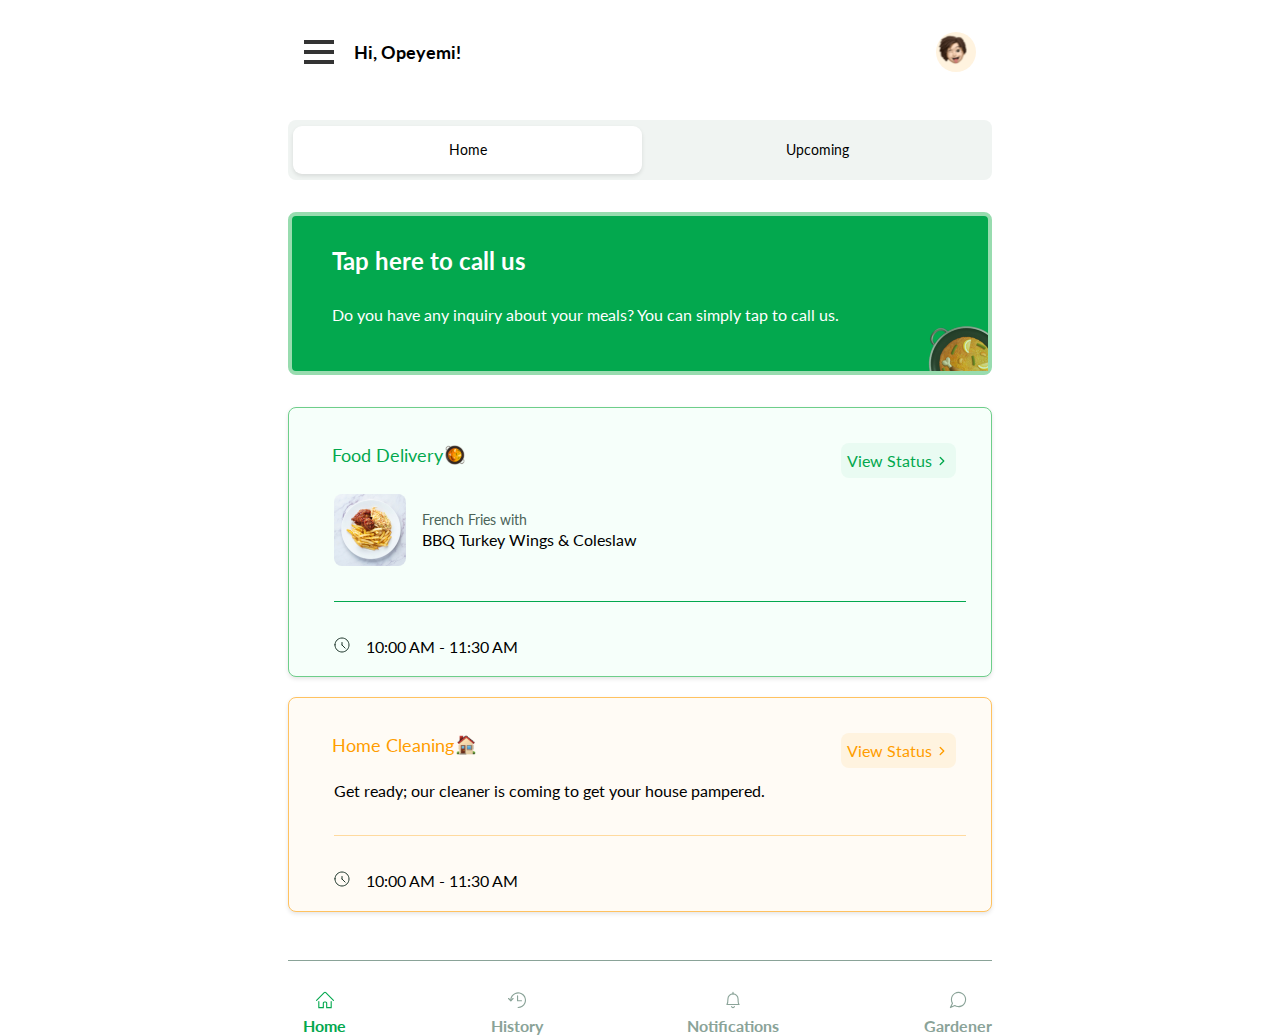
<file: home.html>
<!DOCTYPE html>
<html lang="en">
  <head>
    <meta charset="UTF-8" />
    <meta http-equiv="X-UA-Compatible" content="IE=edge" />
    <meta name="viewport" content="width=device-width, initial-scale=1.0" />
    <link rel="stylesheet" href="./css/home.css" />
    <link rel="stylesheet" href="./css/modal.css" />
    <link rel="stylesheet" href="./css/responsiveness.css" />
    <link rel="preconnect" href="https://fonts.googleapis.com" />
    <link rel="preconnect" href="https://fonts.gstatic.com" crossorigin />
    <link
      href="https://fonts.googleapis.com/css2?family=Lato:ital,wght@0,100;0,300;0,400;0,700;0,900;1,400&display=swap"
      rel="stylesheet"
    />
    <script src="./js/home.js" defer></script>
    <title>Home</title>
  </head>
  <body class="home-container">
    <header class="mobile-header">
      <div class="left-content">
        <button class="menu-toggle" aria-label="Toggle Menu">
          <span></span>
          <span></span>
          <span></span>
        </button>

        <h2>Hi, Opeyemi!</h2>
      </div>
      <div class="picture right-content">
        <img
          src="./assets/profilepicture.svg  "
          alt="DP"
          class="profilepicture"
        />
      </div>
    </header>

    <div class="heading">
      <p class="active">Home</p>
      <p>Upcoming</p>
    </div>

    <div class="inquiry">
      <h2>Tap here to call us</h2>
      <p>
        Do you have any inquiry about your meals? You can simply tap to call us.
      </p>
      <div class="image">
        <img src="./assets/inquiry.svg" alt="food" />
      </div>
    </div>

    <div class="card-list">
      <section class="cards coloured_1">
        <div class="card-details">
          <div class="card-descr">
            <span class="descr-span" style="color: #03a84e">Food Delivery</span>
            <img src="./assets/food.svg" alt="food" />
          </div>
          <div
            class="card-descr descr-p1 sizing-card-descr"
            id="getFoodDetails"
            style="background: #e9fbf2; padding: 6px; border-radius: 8px"
          >
            <div>View Status</div>
            <svg
              class="svg"
              width="16"
              height="16"
              viewBox="0 0 16 16"
              fill="none"
              xmlns="http://www.w3.org/2000/svg"
            >
              <path
                d="M6.22217 11.5555L9.77772 7.99999L6.22217 4.44443"
                stroke="#03A84E"
                stroke-width="1.33333"
                stroke-linecap="round"
                stroke-linejoin="round"
              />
            </svg>
          </div>
        </div>
        <div class="food-item time">
          <img src="./assets/BBQ(Plate).png" alt="order" class="food-image" />
          <div class="food-info">
            <h2>French Fries with</h2>
            <p>BBQ Turkey Wings & Coleslaw</p>
          </div>
        </div>

        <div class="line2"></div>
        <div class="time">
          <img src="./assets/clock.svg" alt="time" />
          <p class="time-time">10:00 AM - 11:30 AM</p>
        </div>
      </section>
      <section class="cards coloured_2">
        <div class="card-details">
          <div class="card-descr">
            <span class="descr-span" style="color: #ff9d00">Home Cleaning</span>
            <img src="./assets/cleaning.svg" alt="food" />
          </div>
          <div
            class="card-descr descr-p2 sizing-card-descr"
            id="getCleaningDetails"
            style="background: #fff3df; padding: 6px; border-radius: 8px"
          >
            <span>View Status </span>
            <svg
              class="svg"
              width="16"
              height="16"
              viewBox="0 0 16 16"
              fill="none"
              xmlns="http://www.w3.org/2000/svg"
            >
              <path
                d="M6.22217 11.5555L9.77772 7.99999L6.22217 4.44443"
                stroke="#FF9D00"
                stroke-width="1.33333"
                stroke-linecap="round"
                stroke-linejoin="round"
              />
            </svg>
          </div>
        </div>
        <p class="time cleaning-details-time">
          Get ready; our cleaner is coming to get your house pampered.
        </p>
        <div class="line"></div>
        <div class="time">
          <img src="./assets/clock.svg" alt="time" />
          <p class="time-time">10:00 AM - 11:30 AM</p>
        </div>
      </section>
    </div>

    <div id="orderModal" class="modal">
      <div class="modal-content">
        <p class="modal-date">Mon, 08 Sep 2021</p>
        <span class="close-btn" id="closeOrderBtn" onclick="closeModal()"
          >&times;</span
        >
        <div class="food-item">
          <img src="./assets/food.svg" alt="order" class="order-img" />
          <div class="food-info order-info">
            <h2>Order Status</h2>
            <h3>Order has arrived</h3>
          </div>
        </div>
        <div class="address-details food-info">
          <h2 style="margin-bottom: 0.4rem">Delivery Address</h2>
          <p>No 6B, Radiators Spring, Lightning Estate, Lagos, Nigeria.</p>
        </div>

        <div>
          <ul class="orderProgress">
            <li class="orderProgress-item current">
              <section class="order-item">
                <div class="order-details">
                  <h3>Order has arrived</h3>
                  <p>10:56 AM</p>
                </div>
                <p>Your order has arrived at your location. Pick it up!</p>
              </section>
            </li>
            <li class="orderProgress-item is-done">
              <section class="order-item">
                <div class="order-details">
                  <h3>Order on the way</h3>
                  <p>9:14 AM</p>
                </div>
                <p>Your order has been dispatched and is on the way to you.</p>
              </section>
            </li>
          </ul>
        </div>
      </div>
    </div>

    <div id="cleaningModal" class="modal">
      <div class="modal-content">
        <p class="modal-date">Mon, 08 Sep 2021</p>
        <span class="close-btn" id="closeCleaningBtn">&times;</span>
        <div class="food-item">
          <img src="./assets/cleaning.svg" alt="order" class="order-img" />
          <div class="food-info order-info">
            <h2>Order Status</h2>
            <h3>Cleaning completed</h3>
          </div>
        </div>
        <div class="address-details food-info" style="margin-bottom: 0">
          <h2 style="margin-bottom: 0.4rem">Cleaning Address</h2>
          <p>No 6B, Radiators Spring, Lightning Estate, Lagos, Nigeria.</p>
        </div>
        <div class="address-details food-info" style="margin-top: 0">
          <h2 style="margin-bottom: 0.4rem">Cleaner</h2>
          <p>Kelechi Oguike</p>
        </div>

        <div>
          <ul class="orderProgress">
            <li class="orderProgress-item done">
              <section class="order-item sizing-order-item">
                <div class="order-details">
                  <h3>Cleaning completed</h3>
                  <p>4:01 PM</p>
                </div>
                <p>Give feedback.</p>
              </section>
            </li>
            <li class="orderProgress-item done">
              <section class="order-item sizing-order-item">
                <div class="order-details">
                  <h3>Cleaning started</h3>
                  <p>2:35 PM</p>
                </div>
                <p>Your cleaner has started cleaning.</p>
              </section>
            </li>
            <li class="orderProgress-item done">
              <section class="order-item sizing-order-item">
                <div class="order-details">
                  <h3>Cleaner has arrived</h3>
                  <p>2:26 PM</p>
                </div>
                <p>Your cleaner has arrived at your location.</p>
              </section>
            </li>
            <li class="orderProgress-item done">
              <section class="order-item sizing-order-item">
                <div class="order-details">
                  <h3>Cleaner en route</h3>
                  <p>12:22 PM</p>
                </div>
                <p>Your cleaner is on the way to your location!</p>
              </section>
            </li>
          </ul>
        </div>
      </div>
    </div>

    <div class="line3"></div>

    <div class="footer-container">
      <div class="footer-icon_container">
        <ul>
          <li>
            <a href="home.html">
              <div class="footer-icon">
                <img src="./assets/Home.svg" alt="Home" />
              </div>
              <h6 style="color: #03a84e">Home</h6>
            </a>
          </li>
        </ul>
        <ul>
          <li>
            <a href="#">
              <div class="footer-icon">
                <img src="./assets/History.svg" alt="History" />
              </div>
              <h6>History</h6>
            </a>
          </li>
        </ul>
        <ul>
          <li>
            <a href="#">
              <div class="footer-icon">
                <img src="./assets/Notification.svg" alt="Notification Bell" />
              </div>
              <h6>Notifications</h6>
            </a>
          </li>
        </ul>
        <ul>
          <li>
            <a href="#">
              <div class="footer-icon">
                <img src="./assets/Chat.svg" alt="Chat" />
              </div>
              <h6>Gardener</h6>
            </a>
          </li>
        </ul>
      </div>
    </div>
  </body>
</html>
</file>
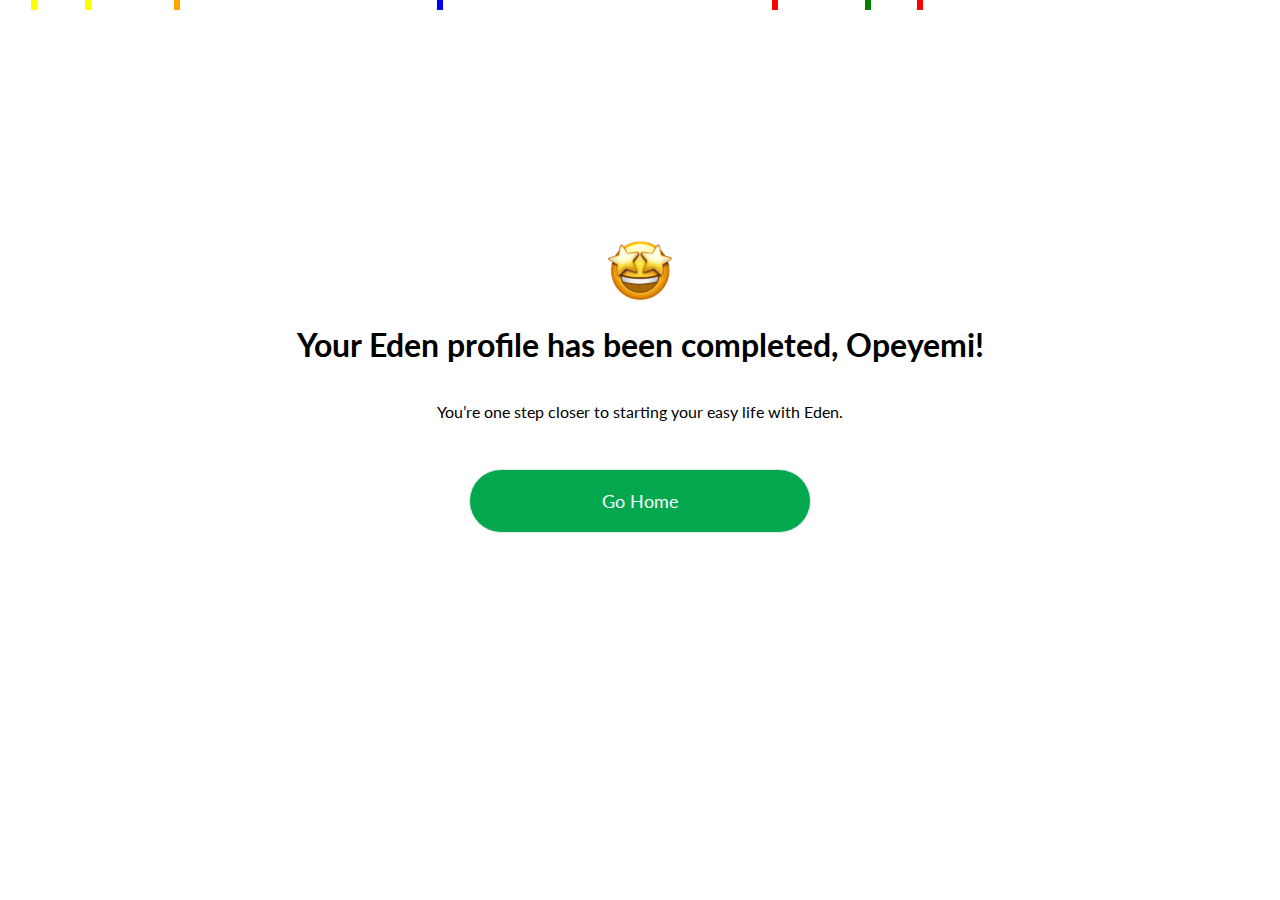
<file: profileDetails.html>
<!DOCTYPE html>
<html lang="en">
<head>
    <meta charset="UTF-8">
    <meta http-equiv="X-UA-Compatible" content="IE=edge">
    <meta name="viewport" content="width=device-width, initial-scale=1.0">
    <link rel="stylesheet" href="./css/profile.css">
    <link rel="stylesheet" href="./css/responsiveness.css">
    <link rel="preconnect" href="https://fonts.googleapis.com" />
    <link rel="preconnect" href="https://fonts.gstatic.com" crossorigin />
    <link
      href="https://fonts.googleapis.com/css2?family=Lato:ital,wght@0,100;0,300;0,400;0,700;0,900;1,400&display=swap"
      rel="stylesheet"
    />
    <script src="./js/profileDetails.js" defer></script>
    <title>Profile Details</title>
</head>
<body>
    <div class="confetti-container">
      </div>
   <div class="profile-container">
    <img src="./assets/emoji.svg" alt="congrats">
    <h1>Your Eden profile has been completed, Opeyemi!</h1>
    <p>You’re one step closer to starting your easy life with Eden.</p>
    <a href="./home.html" class="profile-container-btn">Go Home</a>
   </div>
</body>
</html>
</file>
<file: css/home.css>
* {
  margin: 0;
  padding: 0;
  box-sizing: border-box;
}

body {
  font-family: "Lato", sans-serif;
}

html {
  scroll-behavior: smooth;
}

.home-container {
  background-color: white;
  margin: 1rem 7rem 0 7rem;
  display: flex;
  flex-direction: column;
  justify-content: center;
}

.picture {
  display: flex;
  align-items: center;
  justify-content: center;
  width: 40px;
  height: 40px;
  flex-shrink: 0;
  background: #fff3df;
  border-radius: 50%;
}

.mobile-header {
  display: flex;
  align-items: center;
  justify-content: space-between;
  padding: 1rem;
  background-color: white;
}

.mobile-header h2 {
  font-size: 18px;
  font-weight: 700;
  line-height: 28px;
  letter-spacing: 0em;
  text-align: left;
}

.heading {
  display: flex;
  align-items: center;
  justify-content: space-around;
  background: #f0f4f2;
  height: 60px;
  width: 100%;
  font-size: 20px;
  border-radius: 8px;
  margin-top: 2rem;
}

.heading p {
  flex: 1;
  text-align: center;
  padding: 0.9rem;
  cursor: pointer;
  transition: background-color 0.3s ease;
  font-size: 14px;
  font-weight: 400;
  line-height: 20px;
  letter-spacing: 0em;
  text-align: center;
}

.heading p.active {
  background-color: white;
  width: 50%;
  margin-left: 0.3rem;
  border-radius: 9px;
  box-shadow: 0 2px 4px rgba(0, 0, 0, 0.1);
}

.menu-toggle {
  display: flex;
  flex-direction: column;
  justify-content: space-between;
  width: 30px;
  height: 24px;
  cursor: pointer;
  background-color: transparent;
  border: none;
  padding: 0;
  margin: 0;
}

.menu-toggle span {
  width: 30px;
  height: 4px;
  background-color: #333;
  transition: transform 0.3s ease;
}

.left-content {
  display: flex;
  align-items: center;
}

.left-content h2 {
  padding-left: 20px;
}

.right-content img {
  width: 40px;
  height: 40px;
  object-fit: cover;
  border-radius: 50%;
}

.inquiry {
  border-radius: 8px;
  border: 4px solid #98dcaf;
  background: #03a84e;
  margin-top: 2rem;
  color: white;
  cursor: pointer;
}

.inquiry h2,
.inquiry p {
  padding: 30px 0 0 40px;
}

.image {
  display: flex;
  align-items: end;
  justify-content: end;
}

.food-details {
  border-radius: 8px;
  border: 1px solid #6ece8a;
  background: #f6fffa;
}

.food-details button {
  display: inline-flex;
  height: 24px;
  padding: 6px;
  align-items: center;
  gap: 2px;
  flex-shrink: 0;
  border-radius: 100px;
  background: #e9fbf2;
}

.line {
  height: 1px;
  width: 80%;
  margin: 35px;
  background: #ffda9f;
}

.line2 {
  height: 1px;
  width: 80%;
  margin: 35px;
  background: #03a84e;
}

.line3 {
  height: 1px;
  width: 100%;
  margin-top: 3rem;
  background: #8aa398;
}

.card-list {
  display: grid;
  grid-template-columns: repeat(auto-fit, minmax(300px, 1fr));
  gap: 20px;
  margin-top: 2rem;
}

.cards {
  border-radius: 16px;
  overflow: hidden;
  box-shadow: 0 2px 4px rgba(0, 0, 0, 0.1);
  width: 540px;
  transition: ease-in all 0.5s;
  transition-duration: 300ms;
  cursor: pointer;
}

.cards:hover {
  transform: translateY(-1px);
  transform: scale(0.97);
}

.card-details {
  display: flex;
  height: 70px;
  justify-content: space-between;
  padding: 35px;
}

.card-descr {
  height: 100%;
  display: inline-flex;
  height: 1.5rem;
  padding: 0.5rem;
  align-items: center;
  gap: 0.125rem;
  flex-shrink: 0;
  border-radius: 6.25rem;
}

.descr-span {
  color: #0f241b;
  font-size: 18px;
  font-style: normal;
  font-weight: 400;
  line-height: 24px;
}

.descr-p1 {
  color: #03a84e;
  text-align: right;
  font-size: 16px;
  font-style: normal;
  font-weight: 400;
  line-height: 20px;
}
.descr-p2 {
  color: #ff9d00;
  text-align: right;
  font-size: 16px;
  font-style: normal;
  font-weight: 400;
  line-height: 20px;
}
.time {
  display: flex;
  align-items: start;
  justify-content: start;
  padding-left: 45px;
}

.time-time {
  margin-left: 1rem;
  margin-bottom: 1rem;
}

.coloured_2 {
  border-radius: 8px;
  border: 1px solid #ffc260;
  background: #fffbf5;
}

.coloured_1 {
  border-radius: 8px;
  border: 1px solid #6ece8a;
  background: #f6fffa;
}

.food-item {
  display: flex;
  align-items: center;
  margin-top: 1rem;
}

.food-image {
  height: auto;
  margin-right: 1rem;
  border-radius: 8px;
}

.food-info {
  display: flex;
  flex-direction: column;
}

.food-info h2 {
  color: #4b6358;
  font-size: 12px;
  font-weight: 400;
  line-height: 20px;
  letter-spacing: 0em;
  text-align: left;
}

.food-info p {
  font-size: 14px;
  font-weight: 400;
  line-height: 20px;
  letter-spacing: 0em;
  text-align: left;
}

.footer-icon_container {
  display: flex;
  justify-content: space-between;
  align-items: center;
  margin-top: 30px;
}

.footer-icon_container ul li {
  margin-left: 15px;
  list-style: none;
}

.footer-icon_container ul li a {
  text-decoration: none;
}

.footer-icon_container ul li a h6 {
  color: #8aa398;
  font-size: 1rem;
  margin-top: 7px;
}

.footer-icon {
  display: flex;
  justify-content: center;
  align-items: center;
}

.svg{
  display: inline-block;
    vertical-align: middle;
    font-size: 16px; 
    line-height: normal;
    box-sizing: content-box;
}
</file>
<file: css/modal.css>
.modal {
  display: none;
  justify-content: center;
  align-items: center;
  position: fixed;
  top: 0;
  left: 0;
  width: 100%;
  height: 100%;
  background-color: rgba(0, 0, 0, 0.8);
  z-index: 999;
  animation: fadeIn 0.5s ease-out;
  font-family: "Lato", sans-serif;
}

.modal-content {
  background-color: #fff;
  padding: 1rem;
  border-radius: 8px;
  box-shadow: 0 0 10px rgba(0, 0, 0, 0.3);
  opacity: 0;
  animation: slideUp 0.3s ease-out 0.2s forwards;
  width: 50%;
  top: 50%;
  left: 50%;
  padding: 30px;
}

.close-btn {
  text-align: center;
  position: absolute;
  margin-top: 1rem;
  margin-right: 1rem;
  top: 0.5rem;
  right: 0.5rem;
  font-size: 24px;
  cursor: pointer;
  background: #f0f4f2;
  border-radius: 50%;
  width: 30px;
  height: 30px;
  opacity: 0.5;
  transition: opacity 0.2s ease;
}

.close-btn:hover {
  opacity: 1;
}

.food-order {
  width: 18px;
  height: 18px;
  background: white;
  border: 5px solid #03a84e;
  border-radius: 50%;
  margin-right: 2rem;
}

.order-details {
  display: flex;
  align-items: center;
  justify-content: space-between;
}
.order-details h3{
  font-size: 16px;
}

.order-details p {
  color: #4b6358;
}

.address-details {
  margin-top: 1.5rem;
  border: 1px dotted #cbd8d2;
  height: 90px;
  padding-left: 20px;
  padding-top: 20px;
  margin-bottom: 1.5rem;
  border-radius: 8px;
}

.food-order-body {
  display: flex;
  align-items: center;
  justify-content: start;
}

.order-img {
  width: 50px;
  padding-left: -10px;
}

.order-info {
  padding-left: 10px;
}

.modal-date {
  color: #4b6358;
  font-size: 14px;
  font-style: normal;
  font-weight: 400;
  line-height: 16px;
  margin-bottom: 1.5rem;
}

.wrapper {
  width: 330px;
  font-family: "Helvetica";
  font-size: 14px;
  border: 1px solid #ccc;
}

.order-item {
  height: 80px;
}

.sizing-order-item{
  height: 53px !important;
}

.order-item p{
  color: #4B6358;
  font-size: 14px;
}
.orderProgress {
  position: relative;
  padding-left: 45px;
  list-style: none;
  margin-top: 2.6rem;
}

.orderProgress::before {
  display: inline-block;
  content: "";
  position: absolute;
  top: 0;
  left: 15px;
  width: 10px;
  height: 100%;
}

.orderProgress-item {
  position: relative;
  counter-increment: list;
}

.orderProgress-item:not(:last-child) {
  padding-bottom: 20px;
}

.orderProgress-item::before {
  display: inline-block;
  content: "";
  position: absolute;
  left: -30px;
  height: 100%;
  width: 10px;
}

.orderProgress-item::after {
  content: "";
  display: inline-block;
  position: absolute;
  top: 0;
  left: -40px;
  width: 20px;
  height: 20px;
  border-radius: 50%;
  background-color: #fff;
}

.orderProgress-item.is-done::before {
  border-left: 2px dotted #fcfffe;
}

.orderProgress-item.done::before {
  border-left: 2px dotted #03a84e;
}

.orderProgress-item.is-done::after, .orderProgress-item.done::after {
  content: "✔";
  font-size: 30px;
  width: 40px;
  height: 45px;
  color: #03a84e;
  background: white;
  margin-top: -0.3rem;
}

.orderProgress-item.current::before {
  border-left: 2px dotted #03a84e;
}

.orderProgress-item.current::after {
  content: " ";
  padding-top: 1px;
  width: 11px;
  height: 11px;
  top: -4px;
  left: -42px;
  font-size: 14px;
  text-align: center;
  color: #03a84e;
  border: 8px solid #03a84e;
  background-color: white;
}

@keyframes fadeIn {
  from {
    opacity: 0;
    transform: translateY(-20px);
  }
  to {
    opacity: 1;
    transform: translateY(0);
  }
}

@keyframes slideUp {
  to {
    opacity: 1;
    transform: translateY(0);
  }
}
</file>
<file: css/responsiveness.css>
/* mobile devices */
@media (max-width: 480px) {
  .steps .circle,
  .not-done {
    height: 28.44px;
    width: 28.44px;
    font-size: 14px;
  }
  .wrapper {
    margin: 1rem 2rem 0 2rem;
  }
  .descr {
    width: 68%;
    font-size: 14px;
  }
  .intro {
    font-size: 18px;
  }
  .info h1 {
    font-size: 20px;
  }
  .plan-right,
  .date-error .discount-input {
    font-size: 14px;
  }
  .plan-left,
  .date-right,
  .date-left {
    font-size: 15px;
  }
  .date-left,
  .plan-left {
    font-weight: 600;
  }
  .card-list {
    grid-template-columns: repeat(200px, 1fr);
  }
  .card {
    height: 130px;
    width: 100%;
  }

  .card .card_price {
  padding-left: 43px;
}

  .discount h2 {
    font-size: 16px;
    font-weight: 700;
  }

  .discount p {
    font-size: 12px;
  }

  .discount-input {
    font-size: 14px;
  }
  .grey{
    font-size: 12px !important;
  }
  .total-price {
    font-size: 13px !important;
    font-weight: 600 !important;
  }

  .laundry-freq {
    width: 100%;
  }

   .profile-container {
    margin: 10rem 5rem 5rem 5rem;
  }

  .profile-container h1 {
    font-size: 20px;
    font-weight: 700;
    line-height: 32px;
    letter-spacing: 0em;
    text-align: center;
  }

  .profile-container p {
    font-size: 16px;
    font-weight: 400;
    line-height: 24px;
    letter-spacing: 0em;
    text-align: center;
  }

  .profile-container-btn {
    height: 50px;
    width: 250px;
    margin-top: 4rem;
  }

  .home-container {
    margin: 1rem 2rem 0 2rem;
  }

  .inquiry h2,
  .inquiry p {
    padding: 20px 0 0 20px;
  }
  .cards {
    height: 225px;
    width: 100%;
  }

  .card-details, .time {
    padding: 20px;
  }

  .descr-span {
    font-size: 16px;
  }
  
  .descr-p1, .descr-p2 {
    font-size: 12px;
    line-height: 16px;
  }

  .food-item {
    margin-top: 0;
    height: 60px;
    padding-left: 28px;
  }

  .time-time {
    margin-bottom: 0;
  }

  .time{
    margin-left: 0.2rem;
  }

  .line2,.line {
   width: 86%;
   margin-left: 28px;
   margin-bottom: 2px;
  }

  .coloured_2{
    height: 205px !important;
  }

  .cleaning-details-time{
    padding: 0 0 0 1.5rem;
  }

  .modal-content {
    width: 90%;
  }

  .address-details {
    padding-left: 15px;
    padding-top: 15px;
    margin-bottom: 0.5rem;
    border-radius: 8px;
  }

}

/* tab */
@media (min-width: 481px) and (max-width: 767px) {
  .card-list {
    grid-template-columns: repeat(1, 1fr);
  }
  .card {
    height: 130px;
    width: 100%;
  }

  .sub-details {
    font-size: 16px;
  }
  .total-price {
    font-weight: 600 !important;
  }
  .profile-container {
    margin: 12rem 5rem 5rem 5rem;
  }

  .profile-container h1 {
    font-size: 20px;
    font-weight: 700;
    line-height: 32px;
    letter-spacing: 0em;
    text-align: center;
  }

  .profile-container p {
    font-size: 16px;
    font-weight: 400;
    line-height: 24px;
    letter-spacing: 0em;
    text-align: center;
  }

  .profile-container-btn {
    height: 50px;
    width: 250px;
    margin-top: 11rem;
  }

  .cards {
    height: 270px;
    width: 100%;
  }

  .card-details, .time {
    padding: 20px;
  }

  .descr-span {
    font-size: 16px;
  }
  
  .descr-p1, .descr-p2 {
    font-size: 12px;
    line-height: 16px;
  }

  .food-item {
    margin-top: 0.6rem;
    height: 70px;
    padding-left: 28px;

  }

  .time-time {
    margin-bottom: 0;
  }
  .time{
    padding-left: 28px;
  }
  .cleaning-details-time{
    padding: 0 0 0 1.6rem;
  }

  .line2,.line {
   width: 88%;
   margin-left: 35px;
   margin-bottom: 2px;
  }

  .coloured_2{
    height: 220px !important;
  }

  .cleaning-details-time{
    padding-top: 0.8rem;
    padding-bottom: 0;
  }

  .sizing-card-descr{
    padding: 10px;
    height: 35px;
  }

  .modal-content {
    width: 65%;
  }
}

@media (min-width: 768px) and (max-width: 1024px) {
   .wrapper, .home-container {
    margin: 1rem 13rem 0 13rem;
  } 
  .card-list {
    grid-template-columns: repeat(1, 1fr);
  }
  .card {
    height: 135px;
    width: 100%;
  }

  .total-price {
    font-weight: 600 !important;
  }
  .sub-details {
    font-size: 16px;
  }
  .profile-container {
    margin: 12rem 5rem 5rem 5rem;
  }

  .profile-container h1 {
    font-size: 20px;
    font-weight: 700;
    line-height: 32px;
    letter-spacing: 0em;
    text-align: center;
  }

  .profile-container p {
    font-size: 16px;
    font-weight: 400;
    line-height: 24px;
    letter-spacing: 0em;
    text-align: center;
  }

  .profile-container-btn {
    height: 50px;
    width: 250px;
    margin-top: 12rem;
  }

  .cards {
    height: 270px;
    width: 100%;
  }

  .line2,.line {
    width: 87%;
    margin-left: 45px;
   }

   .coloured_2{
    height: 215px !important;
  }

  .cleaning-details-time{
    padding-top: 0.8rem;
    padding-bottom: 0;
  }

  .sizing-card-descr{
    padding: 10px;
    height: 35px;
  }

  .modal-content {
    width: 55%;
  }
}

/* large screens */
@media (min-width: 1025px) and (max-width: 1280px) {
  .wrapper,.home-container {
    margin: 1rem 18rem 0 18rem;
  } 
  .card-list {
    grid-template-columns: repeat(1, 1fr);
  }
  .card {
    height: 135px;
    width: 100%;
  }
  .total-price {
    font-weight: 600 !important;
  }
  .sub-details {
    font-size: 16px;
  }
  .cards {
    height: 270px;
    width: 100%;
  }

  .line2,.line {
    width: 90%;
    margin-left: 45px;
   }

   .coloured_2{
    height: 215px !important;
  }

  .cleaning-details-time{
    padding-top: 0.8rem;
    padding-bottom: 0;
  }

  .sizing-card-descr{
    padding: 10px;
    height: 35px;
  }

  .food-info h2 {
    font-size: 14px;
  }
  
  .food-info p {
    font-size: 16px;
  }

  .modal-content {
    width: 45%;
  }

  .profile-container-btn{
    padding: 20px;
  }
}

@media (min-width: 1281px){
  .wrapper, .home-container {
    margin: 1rem 24rem 0 24rem;
  } 
  .card-list {
    grid-template-columns: repeat(1, 1fr);
  }
  .card {
    height: 135px;
    width: 100%;
  }
  .total-price {
    font-weight: 600 !important;
  }
  .sub-details {
    font-size: 17px;
  }

  .cards {
    height: 270px;
    width: 100%;
  }

  .coloured_2{
    height: 215px !important;
  }

  .cleaning-details-time{
    padding-top: 1rem;
    padding-bottom: 0;
  }

  .sizing-card-descr{
    padding: 10px;
    height: 35px;
  }

  .food-info h2 {
    font-size: 14px;
  }
  
  .food-info p {
    font-size: 16px;
  }

  .line2,.line {
    width: 91%;
    margin-left: 45px;
   }

   .modal-content {
    width: 40%;
  }

  .profile-container-btn{
    padding: 20px;
  }

}
</file>
<file: css/profile.css>
body {
  font-family: "Lato", sans-serif;
  margin: 0;
  overflow: hidden;
}

.profile-container{
  display: flex;
  align-items: center;
  justify-content: center;
  flex-direction: column;
  margin: 15rem 8rem 8rem 8rem;
}

.profile-container-btn{
  display: inline-flex;
  width: 300px;
  margin-top: 2rem;
  justify-content: center;
  align-items: center;
  gap: 8px;
  font-size: 18px;
  background-color: #03a84e;
  color: white;
  flex-shrink: 0;
  border-radius: 32px;
  border: 1px solid #e2e9e6;
  cursor: pointer;
  text-decoration: none;
}

.confetti-container {
  position: absolute;
  top: 0;
  left: 0;
  width: 100%;
  height: 100%;
  pointer-events: none;
  z-index: 1;
}

.confetti {
  width: 6px;
  height: 20px;
  background-color: red;
  position: absolute;
  top: -10px;
  animation: fall 1s linear infinite;
}


@keyframes fall {
  0% {
    transform: translateY(0) rotate(0);
  }
  100% {
    transform: translateY(100vh) rotate(360deg);
  }
}

@keyframes rotate {
  0% {
    transform: rotate(0);
  }
  100% {
    transform: rotate(360deg);
  }
}
</file>
